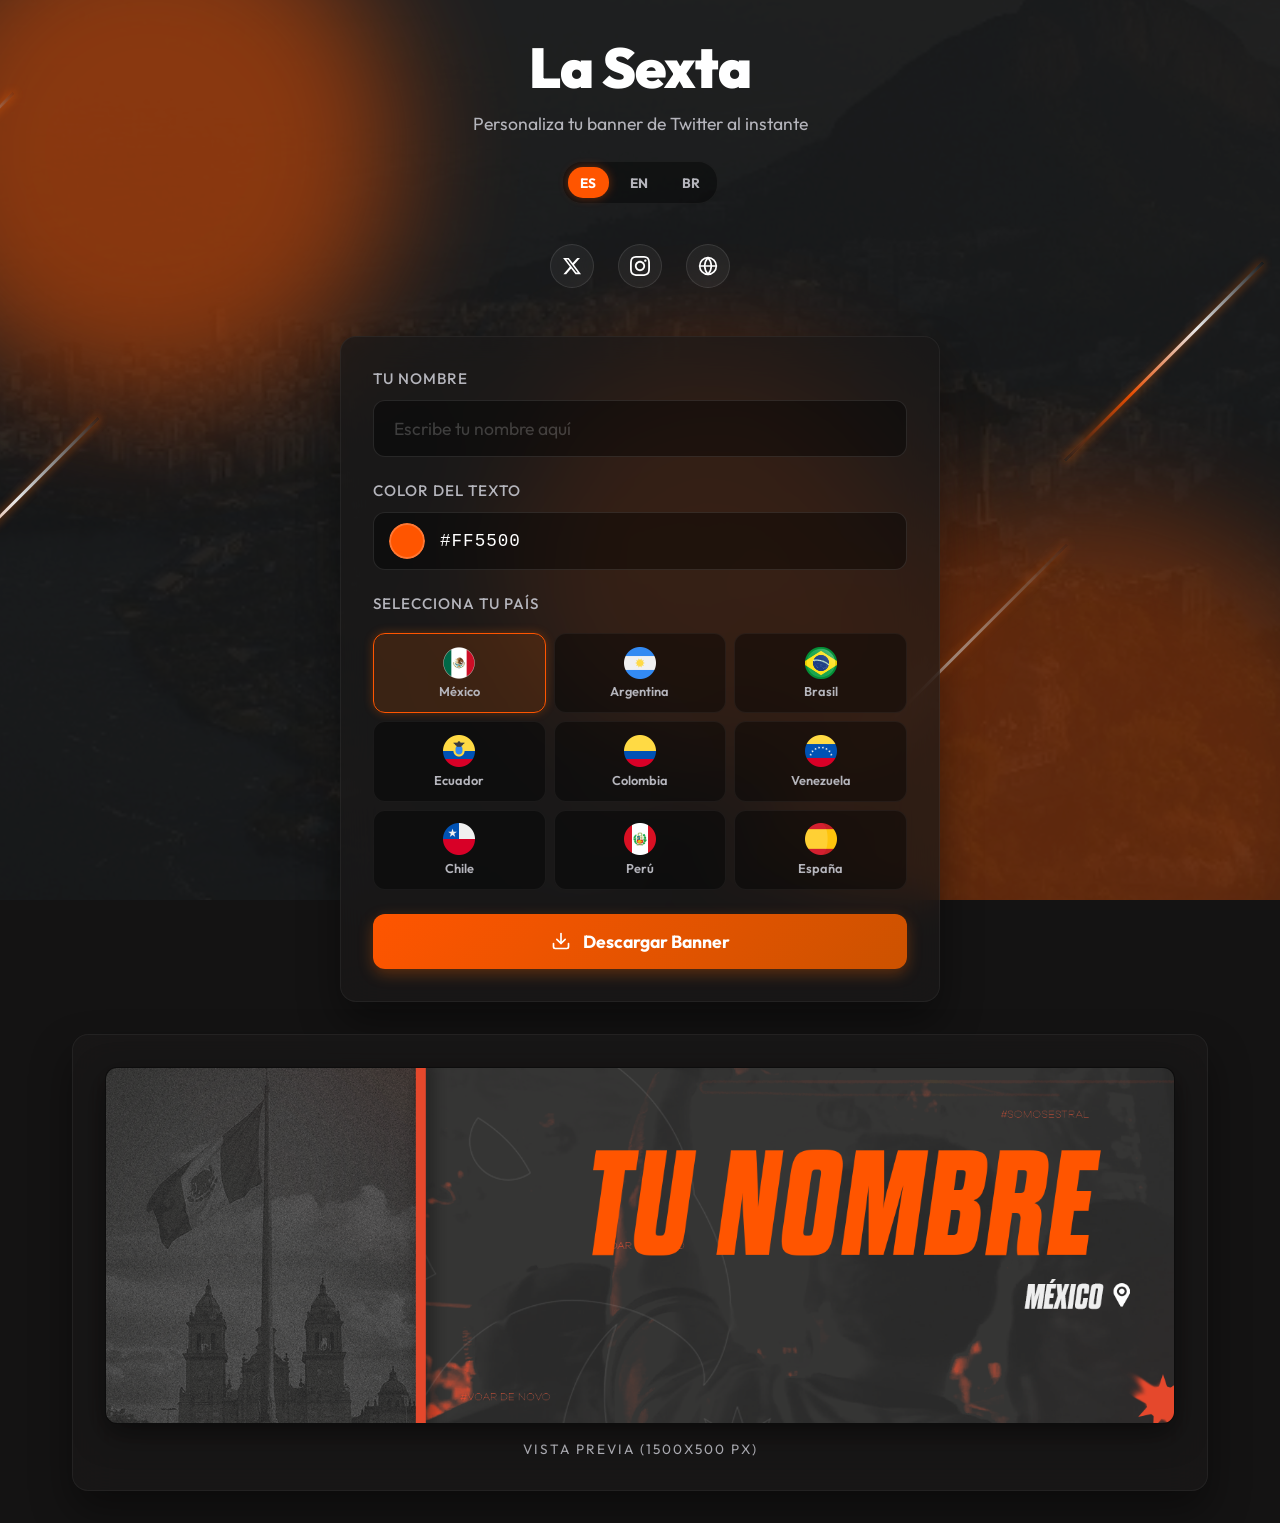
<file: index.html>
<!DOCTYPE html>
<html lang="es">

<head>
    <meta charset="UTF-8">
    <meta name="viewport" content="width=device-width, initial-scale=1.0">
    <meta name="description"
        content="Genera tu banner personalizado para Twitter con La Sexta. Diseño premium y descarga automática.">
    <title>La Sexta - Twitter Banner Generator</title>
    <link rel="preconnect" href="https://fonts.googleapis.com">
    <link rel="preconnect" href="https://fonts.gstatic.com" crossorigin>
    <link href="https://fonts.googleapis.com/css2?family=Anton&family=Outfit:wght@300;400;700;900&display=swap"
        rel="stylesheet">
    <link href="https://fonts.googleapis.com/css2?family=Knewave&display=swap" rel="stylesheet">
    <link rel="stylesheet" href="styles.css">
</head>

<body>
    <!-- Fondo animado: Destellos y líneas naranjas -->
    <div class="esports-bg">
        <!-- Destellos (Flares) -->
        <div class="flare flare-1"></div>
        <div class="flare flare-2"></div>
        <div class="flare flare-3"></div>

        <!-- Líneas en movimiento -->
        <div class="moving-line line-1"></div>
        <div class="moving-line line-2"></div>
        <div class="moving-line line-3"></div>
        <div class="moving-line line-4"></div>
        <div class="moving-line line-5"></div>
    </div>

    <div class="app-container">
        <header class="app-header">
            <a href="admin.html" style="text-decoration: none;">
                <h1 class="logo" id="siteTitle">La Sexta</h1>
            </a>
            <p class="subtitle" id="siteSubtitle" data-tr-es="Personaliza tu banner de Twitter al instante"
                data-tr-en="Customize your Twitter banner instantly"
                data-tr-br="Personalize seu banner do Twitter instantaneamente">Personaliza tu banner de Twitter al
                instante
            </p>

            <div class="header-controls">
                <div class="language-switcher">
                    <button class="lang-btn" onclick="window.setLanguage('es')">ES</button>
                    <button class="lang-btn" onclick="window.setLanguage('en')">EN</button>
                    <button class="lang-btn" onclick="window.setLanguage('br')">BR</button>
                </div>

                <div class="social-links" id="socialLinksContainer">
                    <a href="https://x.com/EST_LaSexta" id="iconX" class="social-icon" target="_blank"
                        aria-label="Twitter / X">
                        <svg viewBox="0 0 24 24" fill="currentColor">
                            <path
                                d="M18.244 2.25h3.308l-7.227 8.26 8.502 11.24H16.17l-5.214-6.817L4.99 21.75H1.68l7.73-8.835L1.254 2.25H8.08l4.713 6.231zm-1.161 17.52h1.833L7.084 4.126H5.117z" />
                        </svg>
                    </a>
                    <a href="https://www.instagram.com/estralesports/" id="iconIg" class="social-icon" target="_blank"
                        aria-label="Instagram">
                        <svg viewBox="0 0 24 24" fill="currentColor">
                            <path
                                d="M12 2.163c3.204 0 3.584.012 4.85.07 3.252.148 4.771 1.691 4.919 4.919.058 1.265.069 1.645.069 4.849 0 3.205-.012 3.584-.069 4.849-.149 3.225-1.664 4.771-4.919 4.919-1.266.058-1.644.07-4.85.07-3.204 0-3.584-.012-4.849-.07-3.26-.149-4.771-1.699-4.919-4.92-.058-1.265-.07-1.644-.07-4.849 0-3.204.013-3.583.07-4.849.149-3.227 1.664-4.771 4.919-4.919 1.266-.057 1.645-.069 4.849-.069zm0-2.163c-3.259 0-3.667.014-4.947.072-4.358.2-6.78 2.618-6.98 6.98-.059 1.281-.073 1.689-.073 4.948 0 3.259.014 3.668.072 4.948.2 4.358 2.618 6.78 6.98 6.98 1.281.058 1.689.072 4.948.072 3.259 0 3.668-.014 4.948-.072 4.354-.2 6.782-2.618 6.979-6.98.059-1.28.073-1.689.073-4.948 0-3.259-.014-3.667-.072-4.947-.196-4.354-2.617-6.78-6.979-6.98-1.281-.059-1.69-.073-4.949-.073zm0 5.838c-3.403 0-6.162 2.759-6.162 6.162s2.759 6.163 6.162 6.163 6.162-2.759 6.162-6.163c0-3.403-2.759-6.162-6.162-6.162zm0 10.162c-2.209 0-4-1.79-4-4 0-2.209 1.791-4 4-4s4 1.791 4 4c0 2.21-1.791 4-4 4zm6.406-11.845c-.796 0-1.441.645-1.441 1.44s.645 1.44 1.441 1.44c.795 0 1.439-.645 1.439-1.44s-.644-1.44-1.439-1.44z" />
                        </svg>
                    </a>
                    <a href="https://shop.estral.gg/" id="iconWeb" class="social-icon" target="_blank"
                        aria-label="Website">
                        <svg viewBox="0 0 24 24" fill="none" stroke="currentColor" stroke-width="2"
                            stroke-linecap="round" stroke-linejoin="round">
                            <circle cx="12" cy="12" r="10"></circle>
                            <line x1="2" y1="12" x2="22" y2="12"></line>
                            <path
                                d="M12 2a15.3 15.3 0 0 1 4 10 15.3 15.3 0 0 1-4 10 15.3 15.3 0 0 1-4-10 15.3 15.3 0 0 1 4-10z">
                            </path>
                        </svg>
                    </a>
                </div>
            </div>
        </header>

        <main class="main-content">
            <div class="controls-panel glass-panel">
                <div class="input-group">
                    <label for="nameInput" id="inputLabel" data-tr-es="Tu Nombre" data-tr-en="Your Name"
                        data-tr-br="Seu Nome">Tu Nombre</label>
                    <input type="text" id="nameInput" data-plc-es="Escribe tu nombre aquí"
                        data-plc-en="Type your name here" data-plc-br="Digite seu nome aqui"
                        placeholder="Escribe tu nombre aquí" autocomplete="off" maxlength="20">
                </div>

                <div class="input-group">
                    <label for="bannerColorPicker" data-tr-es="Color del Texto" data-tr-en="Text Color"
                        data-tr-br="Cor do Texto">Color del Texto</label>
                    <div class="color-picker-wrapper">
                        <input type="color" id="bannerColorPicker" value="#ff5500" class="custom-color-input">
                        <span class="color-hex-display" id="colorHexDisplay">#ff5500</span>
                    </div>
                </div>

                <div class="input-group">
                    <label id="countryLabel" data-tr-es="Selecciona tu País" data-tr-en="Select your Region"
                        data-tr-br="Selecione sua Região">Selecciona tu País</label>
                    <div class="country-selector">
                        <button class="country-btn active" data-country="mx">
                            <img src="icon_mx.png" alt="" class="flag-icon-img">
                            <span class="country-name" data-tr-es="México" data-tr-en="Mexico"
                                data-tr-br="México">México</span>
                        </button>
                        <button class="country-btn" data-country="ar">
                            <img src="icon_ar.png" alt="" class="flag-icon-img">
                            <span class="country-name" data-tr-es="Argentina" data-tr-en="Argentina"
                                data-tr-br="Argentina">Argentina</span>
                        </button>
                        <button class="country-btn" data-country="br">
                            <img src="icon_br.png" alt="" class="flag-icon-img">
                            <span class="country-name" data-tr-es="Brasil" data-tr-en="Brazil"
                                data-tr-br="Brasil">Brasil</span>
                        </button>
                        <button class="country-btn" data-country="ec">
                            <img src="icon_ec.png" alt="" class="flag-icon-img">
                            <span class="country-name" data-tr-es="Ecuador" data-tr-en="Ecuador"
                                data-tr-br="Equador">Ecuador</span>
                        </button>
                        <button class="country-btn" data-country="col">
                            <img src="icon_col.png" alt="" class="flag-icon-img">
                            <span class="country-name" data-tr-es="Colombia" data-tr-en="Colombia"
                                data-tr-br="Colômbia">Colombia</span>
                        </button>
                        <button class="country-btn" data-country="vzla">
                            <img src="icon_vzla.png" alt="" class="flag-icon-img">
                            <span class="country-name" data-tr-es="Venezuela" data-tr-en="Venezuela"
                                data-tr-br="Venezuela">Venezuela</span>
                        </button>
                        <button class="country-btn" data-country="cl">
                            <img src="icon_cl.png" alt="" class="flag-icon-img">
                            <span class="country-name" data-tr-es="Chile" data-tr-en="Chile"
                                data-tr-br="Chile">Chile</span>
                        </button>
                        <button class="country-btn" data-country="pe">
                            <img src="icon_pe.png" alt="" class="flag-icon-img">
                            <span class="country-name" data-tr-es="Perú" data-tr-en="Peru" data-tr-br="Peru">Perú</span>
                        </button>
                        <button class="country-btn" data-country="esp">
                            <img src="icon_esp.png" alt="" class="flag-icon-img">
                            <span class="country-name" data-tr-es="España" data-tr-en="Spain"
                                data-tr-br="Espanha">España</span>
                        </button>
                    </div>
                </div>

                <button id="downloadBtn" class="primary-btn">
                    <svg class="icon" xmlns="http://www.w3.org/2000/svg" viewBox="0 0 24 24" fill="none"
                        stroke="currentColor" stroke-width="2" stroke-linecap="round" stroke-linejoin="round">
                        <path d="M21 15v4a2 2 0 0 1-2 2H5a2 2 0 0 1-2-2v-4"></path>
                        <polyline points="7 10 12 15 17 10"></polyline>
                        <line x1="12" y1="15" x2="12" y2="3"></line>
                    </svg>
                    <span id="downloadBtnText" data-tr-es="Descargar Banner" data-tr-en="Download Banner"
                        data-tr-br="Baixar Banner">Descargar Banner</span>
                </button>
            </div>

            <div class="preview-panel glass-panel">
                <div class="canvas-wrapper">
                    <!-- El tamaño real en JS será 1500x500 -->
                    <canvas id="bannerCanvas"></canvas>
                </div>
                <div class="preview-label" id="previewLabel" data-tr-es="Vista Previa (1500x500 px)"
                    data-tr-en="Preview (1500x500 px)" data-tr-br="Pré-visualização (1500x500 px)">Vista Previa
                    (1500x500 px)</div>
            </div>
        </main>
    </div>

    <script src="main.js"></script>
</body>

</html>
</file>
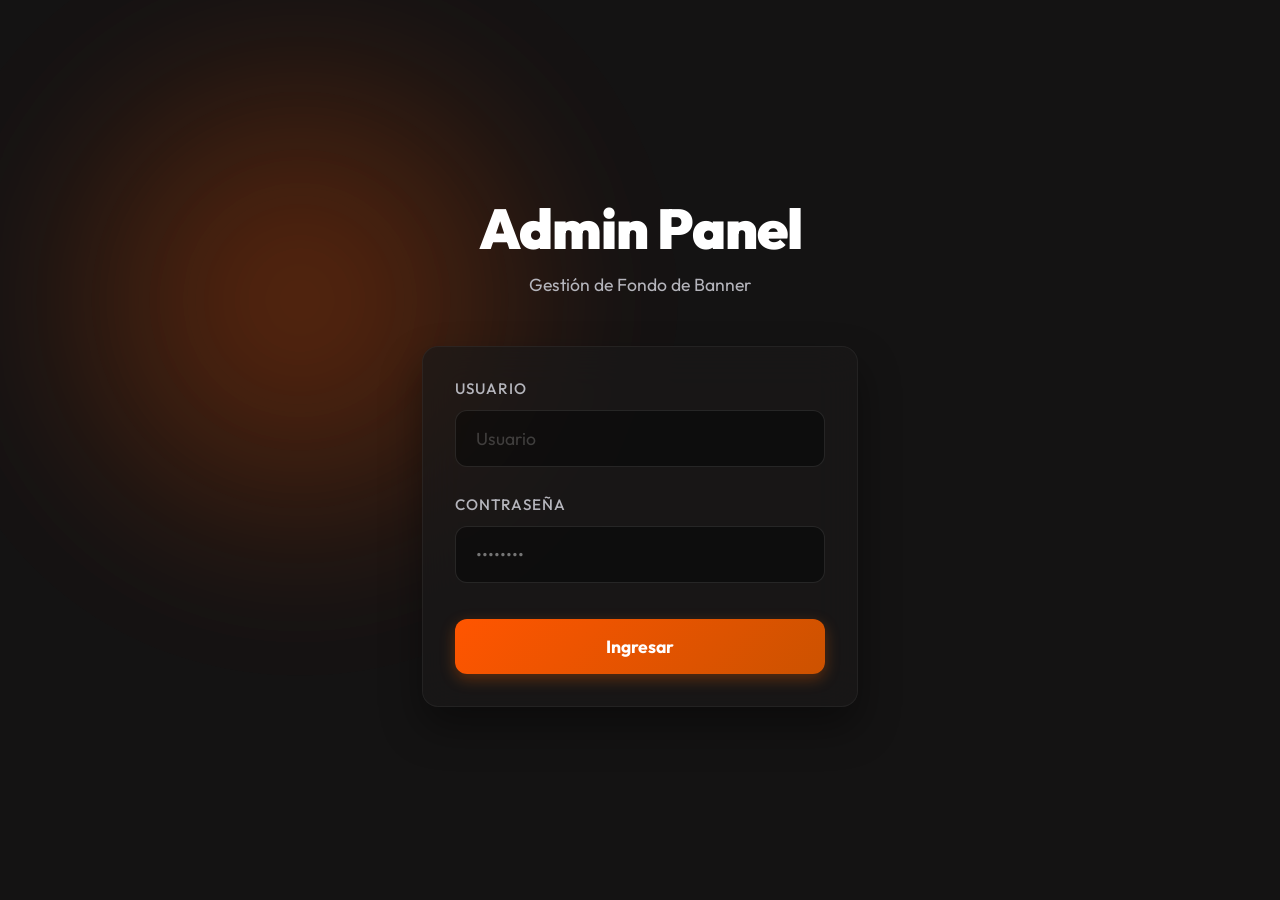
<file: admin.html>
<!DOCTYPE html>
<html lang="es">

<head>
    <meta charset="UTF-8">
    <meta name="viewport" content="width=device-width, initial-scale=1.0">
    <title>Dashboard - La Sexta Admin</title>
    <link href="https://fonts.googleapis.com/css2?family=Outfit:wght@300;400;700;900&display=swap" rel="stylesheet">
    <link rel="stylesheet" href="styles.css">
    <style>
        .admin-panel {
            max-width: 500px;
            margin: 0 auto;
        }

        .hidden {
            display: none !important;
        }

        .upload-area {
            border: 2px dashed rgba(255, 102, 0, 0.5);
            border-radius: var(--border-radius-md);
            padding: 2rem;
            text-align: center;
            cursor: pointer;
            transition: all 0.3s ease;
        }

        .upload-area:hover {
            background: rgba(255, 102, 0, 0.1);
            border-color: var(--color-primary);
        }

        .file-input {
            display: none;
        }

        .preview-image {
            max-width: 100%;
            border-radius: var(--border-radius-md);
            margin-top: 1rem;
            display: none;
        }

        .danger-btn {
            background: rgba(255, 50, 50, 0.2);
            color: #ff5555;
            border: 1px solid rgba(255, 50, 50, 0.4);
        }

        .danger-btn:hover {
            background: rgba(255, 50, 50, 0.4);
        }
    </style>
</head>

<body>
    <div class="background-effects">
        <div class="glow glow-1"></div>
        <div class="glow glow-2"></div>
    </div>

    <div class="app-container admin-panel">
        <header class="app-header">
            <h1 class="logo">Admin Panel</h1>
            <p class="subtitle">Gestión de Fondo de Banner</p>
        </header>

        <!-- Login Section -->
        <main id="loginSection" class="main-content">
            <div class="glass-panel">
                <form id="loginForm" class="input-group">
                    <label for="username">Usuario</label>
                    <input type="text" id="username" placeholder="Usuario" autocomplete="off" required>

                    <label for="password" style="margin-top: 1rem;">Contraseña</label>
                    <!-- Permitiendo tipo texto en CSS temporal -->
                    <input type="password" id="password" placeholder="••••••••"
                        style="width: 100%; padding: 1rem 1.25rem; background: rgba(0, 0, 0, 0.4); border: 1px solid rgba(255, 255, 255, 0.1); border-radius: 12px; color: white; font-size: 1.1rem; outline: none; transition: 0.3s;"
                        required>

                    <button type="submit" class="primary-btn" style="margin-top: 1.5rem;">Ingresar</button>
                    <p id="loginError" style="color: #ff5555; font-size: 0.9rem; text-align: center; margin-top: 1rem;"
                        class="hidden">Credenciales incorrectas.</p>
                </form>
            </div>
        </main>

        <!-- Dashboard Section -->
        <main id="dashboardSection" class="main-content hidden">
            <!-- Pestaña 1: Configuración de Fondo -->
            <div class="glass-panel" style="margin-bottom: 2rem;">
                <div class="input-group">
                    <h3>1. Fondo del Banner (1500x500 px)</h3>
                    <label class="upload-area" for="bgUpload">
                        <svg width="40" height="40" viewBox="0 0 24 24" fill="none" stroke="var(--color-primary)"
                            stroke-width="2" style="margin-bottom: 1rem;">
                            <path d="M21 15v4a2 2 0 0 1-2 2H5a2 2 0 0 1-2-2v-4"></path>
                            <polyline points="17 8 12 3 7 8"></polyline>
                            <line x1="12" y1="3" x2="12" y2="15"></line>
                        </svg>
                        <p>Haz clic para subir una nueva imagen</p>
                        <label class="upload-area" for="bgUpload">
                            <!-- ... (same svg) ... -->
                            <p>Fondo para el Banner</p>
                        </label>
                        <input type="file" id="bgUpload" class="file-input" accept="image/png, image/jpeg, image/jpg">
                        <img id="bgPreview" class="preview-image" alt="Vista previa del fondo del banner">
                        <button id="saveBgBtn" class="primary-btn hidden" style="margin-top: 1rem;">Guardar Fondo de
                            Banner</button>
                        <button id="resetBgBtn" class="primary-btn danger-btn" style="margin-top: 1rem;">Restaurar Fondo
                            Banner Original</button>

                        <hr style="border: 1px solid rgba(255,255,255,0.1); margin: 2rem 0;">

                        <h3>1B. Fondo de la Página Web (Opacidad 8%)</h3>
                        <p style="color: var(--color-text-sub); font-size: 0.9rem; margin-bottom: 1rem;">Reemplaza la
                            imagen de fondo tipo Brasil.</p>
                        <label class="upload-area" for="webBgUpload">
                            <p>Haz clic para subir fondo de la Web</p>
                        </label>
                        <input type="file" id="webBgUpload" class="file-input"
                            accept="image/png, image/jpeg, image/jpg">
                        <img id="webBgPreview" class="preview-image" alt="Vista previa del fondo de la web">
                        <button id="saveWebBgBtn" class="primary-btn hidden" style="margin-top: 1rem;">Guardar Fondo
                            Web</button>
                        <button id="resetWebBgBtn" class="primary-btn danger-btn" style="margin-top: 1rem;">Restaurar
                            Fondo Web Original</button>
                </div>
            </div>

            <!-- Pestaña 2: Configuración de Tema (Theme Builder) -->
            <div class="glass-panel">
                <div class="input-group">
                    <h3>2. Panel de Apariencia (Estilos y Textos)</h3>
                    <p style="color: var(--color-text-sub); font-size: 0.9rem; margin-bottom: 1.5rem;">Cualquier cambio
                        aquí se aplicará a toda la web y a los banners generados.</p>

                    <h4 style="margin-bottom: 0.5rem; color: var(--color-primary);">🎨 Colores Principales</h4>
                    <div
                        style="display: grid; grid-template-columns: repeat(auto-fit, minmax(200px, 1fr)); gap: 1rem; margin-bottom: 1.5rem;">
                        <div>
                            <label for="themeColorPrimary" style="font-size: 0.8rem;">Color Web Global
                                (Flares/Botones)</label>
                            <input type="color" id="themeColorPrimary" value="#ff5500"
                                style="width: 100%; height: 40px; cursor: pointer;">
                        </div>
                        <div>
                            <label for="themeTextShadow" style="font-size: 0.8rem;">Color Sombra Texto Banner</label>
                            <input type="color" id="themeTextShadow" value="#ff3200"
                                style="width: 100%; height: 40px; cursor: pointer;">
                        </div>
                        <div>
                            <label for="themeGradTop" style="font-size: 0.8rem;">Gradiente Letras Banner
                                (Arriba)</label>
                            <input type="color" id="themeGradTop" value="#ff9900"
                                style="width: 100%; height: 40px; cursor: pointer;">
                        </div>
                        <div>
                            <label for="themeGradMid" style="font-size: 0.8rem;">Gradiente Letras Banner (Medio)</label>
                            <input type="color" id="themeGradMid" value="#ff4400"
                                style="width: 100%; height: 40px; cursor: pointer;">
                        </div>
                        <div>
                            <label for="themeGradBot" style="font-size: 0.8rem;">Gradiente Letras Banner (Abajo)</label>
                            <input type="color" id="themeGradBot" value="#990000"
                                style="width: 100%; height: 40px; cursor: pointer;">
                        </div>
                        <div>
                            <label for="themeUITextColor" style="font-size: 0.8rem;">Color Textos de la Web</label>
                            <input type="color" id="themeUITextColor" value="#ffffff"
                                style="width: 100%; height: 40px; cursor: pointer;">
                        </div>
                        <div>
                            <label for="themeSiteTitleColor" style="font-size: 0.8rem;">Color Título Principal</label>
                            <input type="color" id="themeSiteTitleColor" value="#ffffff"
                                style="width: 100%; height: 40px; cursor: pointer;">
                        </div>
                    </div>

                    <h4 style="margin-bottom: 0.5rem; color: var(--color-primary);">📝 Textos Web y Logo</h4>

                    <div
                        style="background: rgba(0,0,0,0.3); padding: 1rem; border-radius: 8px; margin-bottom: 1rem; border: 1px solid var(--color-border);">
                        <label for="textSiteTitle"
                            style="font-size: 0.8rem; font-weight: bold; color: var(--color-primary);">Título (Oculto si
                            hay Logo)</label>
                        <input type="text" id="textSiteTitle" value="La Sexta" autocomplete="off"
                            style="margin-bottom: 1rem;">

                        <label for="logoUpload"
                            style="font-size: 0.8rem; font-weight: bold; color: var(--color-primary);">Sube un Logotipo
                            (.png transparente)</label>
                        <input type="file" id="logoUpload" accept="image/png"
                            style="width: 100%; padding: 0.5rem; background: rgba(255,255,255,0.05); color: white; border-radius: 4px; margin-bottom: 0.5rem;">
                        <img id="logoPreview" class="preview-image" alt="Vista preview del logo"
                            style="max-height: 80px; width: auto;">
                    </div>

                    <label for="textSiteSub" style="font-size: 0.8rem;">Subtítulo Encabezado</label>
                    <input type="text" id="textSiteSub" value="Personaliza tu banner de Twitter al instante"
                        autocomplete="off" style="margin-bottom: 0.5rem;">

                    <label for="textInputLabel" style="font-size: 0.8rem;">Etiqueta de Input</label>
                    <input type="text" id="textInputLabel" value="Tu Nombre" autocomplete="off"
                        style="margin-bottom: 0.5rem;">

                    <label for="textBtn" style="font-size: 0.8rem;">Texto Botón Descarga</label>
                    <input type="text" id="textBtn" value="Descargar Banner" autocomplete="off"
                        style="margin-bottom: 0.5rem;">

                    <h4 style="margin-bottom: 0.5rem; margin-top: 1rem; color: var(--color-primary);">🌐 Redes Sociales
                    </h4>
                    <p style="color: var(--color-text-sub); font-size: 0.8rem; margin-bottom: 1rem;">Deja en blanco el
                        campo
                        si quieres ocultar el ícono en la web.</p>
                    <div style="display: flex; flex-direction: column; gap: 0.5rem; margin-bottom: 1.5rem;">
                        <div>
                            <label for="linkX" style="font-size: 0.8rem;">URL de X / Twitter</label>
                            <input type="text" id="linkX" placeholder="https://x.com/tu_cuenta" autocomplete="off"
                                style="width: 100%;">
                        </div>
                        <div>
                            <label for="linkIg" style="font-size: 0.8rem;">URL de Instagram</label>
                            <input type="text" id="linkIg" placeholder="https://instagram.com/tu_cuenta"
                                autocomplete="off" style="width: 100%;">
                        </div>
                        <div>
                            <label for="linkWeb" style="font-size: 0.8rem;">URL de Página Web</label>
                            <input type="text" id="linkWeb" placeholder="https://www.tusitio.com" autocomplete="off"
                                style="width: 100%;">
                        </div>
                    </div>

                    <button id="saveThemeBtn" class="primary-btn"
                        style="margin-top: 1rem; background: #28a745; border-color: #28a745;">💾 Guardar Tema
                        Visual</button>
                    <button id="resetThemeBtn" class="primary-btn danger-btn" style="margin-top: 1rem;">Restaurar Textos
                        y Colores Originales</button>

                    <!-- Pestaña 3: Gestión de Usuarios (Solo Admin) -->
                    <div class="glass-panel hidden" id="userManagementPanel" style="margin-top: 2rem;">
                        <div class="input-group">
                            <h3>3. Gestión de Administradores</h3>
                            <p style="color: var(--color-text-sub); font-size: 0.9rem; margin-bottom: 1.5rem;">Añade
                                nuevos usuarios para darles acceso a este panel.</p>

                            <div
                                style="background: rgba(0,0,0,0.3); padding: 1.5rem; border-radius: 8px; border: 1px solid var(--color-border); margin-bottom: 1.5rem;">
                                <h4 style="color: var(--color-primary); margin-bottom: 1rem;">Agregar Nuevo Usuario</h4>

                                <label for="newUsername" style="font-size: 0.85rem;">Nombre de Usuario</label>
                                <input type="text" id="newUsername" placeholder="Ej: disenador_juan" autocomplete="off"
                                    style="margin-bottom: 1rem;">

                                <label for="newPassword" style="font-size: 0.85rem;">Contraseña</label>
                                <input type="text" id="newPassword" placeholder="Ej: pass123" autocomplete="off"
                                    style="margin-bottom: 1rem;">

                                <div style="display: flex; gap: 1rem; margin-bottom: 1rem; font-size: 0.85rem;">
                                    <label><input type="checkbox" id="permBg" checked> Cambiar Fondos</label>
                                    <label><input type="checkbox" id="permTheme" checked> Cambiar Apariencia</label>
                                </div>

                                <button id="createUserBtn" class="primary-btn"
                                    style="background: #28a745; border-color: #28a745; margin-top: 0.5rem;">➕ Crear
                                    Usuario</button>
                                <p id="userMsg" style="font-size: 0.85rem; margin-top: 1rem; color: #a4ffb0;"
                                    class="hidden"></p>
                            </div>

                            <h4 style="margin-bottom: 1rem; color: var(--color-text-main);">Usuarios Actuales</h4>
                            <div id="userListContainer" style="display: flex; flex-direction: column; gap: 0.5rem;">
                                <!-- User list will be injected here by JS -->
                            </div>
                        </div>
                    </div>

                    <a href="/"
                        style="color: var(--color-text-sub); text-align: center; margin-top: 2rem; display: block; text-decoration: none; font-size: 0.9rem;">
                        ← Volver al Generador
                    </a>
        </main>
    </div>

    <script src="admin.js"></script>
</body>

</html>
</file>
<file: styles.css>
@font-face {
    font-family: 'Overwave';
    font-style: normal;
    font-weight: 400;
    src: local('Overwave'), url('https://fonts.cdnfonts.com/s/53957/Overwave-AL6AL.woff') format('woff');
}

@font-face {
    font-family: 'DharmaGothic';
    font-style: italic;
    font-weight: 800;
    /* ExtraBold */
    src: local('Dharma Gothic E ExBold Italic'), url('./DHARMAGOTHICE-EXBOLDITALIC.TTF') format('truetype');
}

:root {
    --color-bg-base: #141313;
    --color-bg-panel: rgba(26, 25, 25, 0.7);
    --color-primary: #ff5500;
    --color-primary-rgb: 255, 85, 0;
    /* Base orange rgb for flares */
    --color-primary-glow: rgba(var(--color-primary-rgb), 0.4);
    --color-text-main: #ffffff;
    --color-text-sub: #b5b5bc;
    --color-border: rgba(255, 255, 255, 0.05);

    --font-main: 'Outfit', sans-serif;
    --border-radius-lg: 16px;
    --border-radius-md: 12px;
}

* {
    margin: 0;
    padding: 0;
    box-sizing: border-box;
    font-family: var(--font-main);
}

body {
    background-color: var(--color-bg-base);
    color: var(--color-text-main);
    min-height: 100vh;
    overflow-x: hidden;
    position: relative;
    display: flex;
    justify-content: center;
    align-items: center;
}

/* Background Effects */
.background-effects {
    position: fixed;
    top: 0;
    left: 0;
    width: 100vw;
    height: 100vh;
    z-index: -1;
    overflow: hidden;
}

.glow {
    position: absolute;
    width: 600px;
    height: 600px;
    background: radial-gradient(circle, var(--color-primary-glow) 0%, transparent 70%);
    filter: blur(80px);
    border-radius: 50%;
    opacity: 0.5;
}

/* --- ANIMATED BG ELEMENTS --- */
.esports-bg {
    position: fixed;
    top: 0;
    left: 0;
    width: 100vw;
    height: 100vh;
    z-index: -1;
    overflow: hidden;
    background-color: var(--color-bg-base);
}

.esports-bg::before {
    content: '';
    position: absolute;
    top: -50%;
    left: -50%;
    width: 200%;
    height: 200%;
    background-image: url('brazil_bg.jpg');
    background-size: cover;
    background-repeat: repeat;
    opacity: 0.08;
    z-index: 0;
    /* Detrás de las flares y líneas */
    animation: panBrazil 60s linear infinite;
}

@keyframes panBrazil {
    0% {
        transform: translate(0, 0);
    }

    100% {
        transform: translate(-10%, -10%);
    }
}

/* Flares */
.flare {
    position: absolute;
    border-radius: 50%;
    filter: blur(60px);
    /* Menos blur para que se vea más definido */
    opacity: 0.8;
    /* Más opacos */
    animation: floatFlare 8s infinite alternate ease-in-out;
    /* Más rápidos */
}

.flare-1 {
    width: 500px;
    height: 500px;
    background: rgba(var(--color-primary-rgb), 0.6);
    top: -100px;
    left: -100px;
    animation-delay: 0s;
}

.flare-2 {
    width: 600px;
    height: 600px;
    background: rgba(var(--color-primary-rgb), 0.4);
    bottom: -200px;
    right: -100px;
    animation-delay: -2s;
    animation-duration: 12s;
}

.flare-3 {
    width: 400px;
    height: 400px;
    background: rgba(var(--color-primary-rgb), 0.5);
    top: 40%;
    left: 40%;
    animation-delay: -5s;
    animation-duration: 10s;
}

@keyframes floatFlare {
    0% {
        transform: translate(0, 0) scale(1);
    }

    50% {
        transform: translate(150px, 80px) scale(1.3);
    }

    100% {
        transform: translate(-50px, -100px) scale(1.1);
    }
}

/* Moving Lines */
.moving-line {
    position: absolute;
    background: linear-gradient(90deg, transparent, rgba(var(--color-primary-rgb), 1), #ffffff, transparent);
    height: 3px;
    width: 250px;
    opacity: 0.9;
    transform: rotate(-45deg);
    animation: shootLine linear infinite;
    box-shadow: 0 0 10px rgba(255, 102, 0, 0.8);
    /* Glow effect on lines */
}

.line-1 {
    top: 20%;
    left: -200px;
    animation-duration: 4s;
    animation-delay: 0s;
}

.line-2 {
    top: 60%;
    left: -200px;
    animation-duration: 5s;
    animation-delay: 1.5s;
    width: 350px;
}

.line-3 {
    top: -10%;
    left: 30%;
    animation-duration: 3s;
    animation-delay: 2.5s;
    width: 150px;
}

.line-4 {
    top: 80%;
    left: 50%;
    animation-duration: 6s;
    animation-delay: 0.5s;
    width: 500px;
    opacity: 0.5;
}

.line-5 {
    top: 40%;
    left: 80%;
    animation-duration: 4.5s;
    animation-delay: 3.5s;
    width: 280px;
}

@keyframes shootLine {
    0% {
        transform: rotate(-45deg) translateX(-100vw);
    }

    100% {
        transform: rotate(-45deg) translateX(250vw);
    }
}

/* Adjust app-container to sit above background */
.app-container {
    position: relative;
    z-index: 10;
}

.glass-panel {
    background: rgba(26, 25, 25, 0.4);
    border: 1px solid rgba(255, 255, 255, 0.1);
    box-shadow: 0 20px 40px rgba(0, 0, 0, 0.6);
}

/* Container */
.app-container {
    width: 100%;
    max-width: 1200px;
    padding: 2rem;
    display: flex;
    flex-direction: column;
    gap: 2rem;
}

/* Header */
.app-header {
    text-align: center;
    margin-bottom: 1rem;
    animation: fadeInDown 0.8s ease-out;
}

.logo {
    font-size: 3.5rem;
    font-weight: 900;
    letter-spacing: -1px;
    color: var(--color-site-title, #ffffff);
    margin-bottom: 0.5rem;
}

.app-header p {
    color: var(--color-text-sub);
    font-size: 1.1rem;
    max-width: 500px;
    margin: 0 auto;
    line-height: 1.5;
}

/* Social Links */
.social-links {
    display: flex;
    justify-content: center;
    gap: 1.5rem;
    margin-top: 1.5rem;
}

.social-icon {
    display: flex;
    align-items: center;
    justify-content: center;
    width: 44px;
    height: 44px;
    background: rgba(255, 255, 255, 0.05);
    border: 1px solid rgba(255, 255, 255, 0.1);
    color: var(--color-text-main);
    border-radius: 50%;
    transition: all 0.3s ease;
    backdrop-filter: blur(10px);
    -webkit-backdrop-filter: blur(10px);
}

.social-icon svg {
    width: 20px;
    height: 20px;
}

.social-icon:hover {
    color: var(--color-primary);
    border-color: var(--color-primary);
    transform: translateY(-3px);
    box-shadow: 0 5px 15px rgba(255, 102, 0, 0.2);
    background: rgba(255, 102, 0, 0.1);
}

/* Form Panel */
.main-content {
    display: flex;
    flex-direction: column;
    gap: 2rem;
    align-items: center;
}

.glass-panel {
    background: var(--color-bg-panel);
    backdrop-filter: blur(20px);
    -webkit-backdrop-filter: blur(20px);
    border: 1px solid var(--color-border);
    border-radius: var(--border-radius-lg);
    padding: 2rem;
    width: 100%;
    box-shadow: 0 20px 40px rgba(0, 0, 0, 0.4);
    animation: fadeInUp 0.8s ease-out 0.2s both;
}

.controls-panel {
    max-width: 600px;
    display: flex;
    flex-direction: column;
    gap: 1.5rem;
}

.input-group {
    display: flex;
    flex-direction: column;
    gap: 0.75rem;
}

la.subtitle {
    font-size: 1.1rem;
    color: var(--color-text-sub);
    font-weight: 300;
}

.header-controls {
    display: flex;
    flex-direction: column;
    align-items: center;
    gap: 1rem;
    margin-top: 1.5rem;
}

.language-switcher {
    display: flex;
    gap: 0.5rem;
    background: rgba(0, 0, 0, 0.4);
    padding: 0.3rem;
    border-radius: 20px;
    border: 1px solid var(--color-border);
}

.lang-btn {
    background: transparent;
    border: none;
    color: var(--color-text-sub);
    padding: 0.4rem 0.8rem;
    border-radius: 15px;
    font-size: 0.85rem;
    font-weight: 700;
    cursor: pointer;
    transition: all 0.3s ease;
}

.lang-btn:hover {
    color: var(--color-text-main);
    background: rgba(255, 255, 255, 0.1);
}

.lang-btn.active {
    background: var(--color-primary);
    color: #fff;
    box-shadow: 0 0 10px var(--color-primary-glow);
}

label {
    font-size: 0.95rem;
    color: var(--color-text-sub);
    font-weight: 500;
    text-transform: uppercase;
    letter-spacing: 1px;
}

input[type="text"] {
    width: 100%;
    padding: 1rem 1.25rem;
    background: rgba(0, 0, 0, 0.4);
    border: 1px solid rgba(255, 255, 255, 0.1);
    border-radius: var(--border-radius-md);
    color: white;
    font-size: 1.1rem;
    transition: all 0.3s ease;
    outline: none;
}

input[type="text"]::placeholder {
    color: rgba(255, 255, 255, 0.2);
}

input[type="text"]:focus {
    border-color: var(--color-primary);
    box-shadow: 0 0 15px rgba(255, 85, 0, 0.2);
}

/* Custom Color Picker Styling */
.color-picker-wrapper {
    display: flex;
    align-items: center;
    gap: 15px;
    background: rgba(0, 0, 0, 0.4);
    padding: 10px 15px;
    border-radius: var(--border-radius-md);
    border: 1px solid rgba(255, 255, 255, 0.1);
    transition: all 0.3s ease;
}

.color-picker-wrapper:hover {
    border-color: rgba(255, 85, 0, 0.4);
}

.color-picker-wrapper:focus-within {
    border-color: var(--color-primary);
    box-shadow: 0 0 15px rgba(255, 85, 0, 0.2);
}

.custom-color-input {
    appearance: none;
    -webkit-appearance: none;
    -moz-appearance: none;
    width: 36px;
    height: 36px;
    border: none;
    border-radius: 50%;
    cursor: pointer;
    background: none;
    padding: 0;
}

.custom-color-input::-webkit-color-swatch-wrapper {
    padding: 0;
}

.custom-color-input::-webkit-color-swatch {
    border: 2px solid rgba(255, 255, 255, 0.2);
    border-radius: 50%;
    box-shadow: 0 0 10px rgba(0, 0, 0, 0.5);
    transition: transform 0.2s ease;
}

.custom-color-input:hover::-webkit-color-swatch {
    transform: scale(1.1);
}

.custom-color-input::-moz-color-swatch {
    border: 2px solid rgba(255, 255, 255, 0.2);
    border-radius: 50%;
    box-shadow: 0 0 10px rgba(0, 0, 0, 0.5);
}

.color-hex-display {
    font-family: monospace;
    font-size: 1.1rem;
    color: var(--color-text-main);
    letter-spacing: 1px;
    text-transform: uppercase;
}

/* --- COMPONENTES ESPECÍFICOS --- */

.country-selector {
    display: grid;
    grid-template-columns: repeat(3, 1fr);
    gap: 0.5rem;
    margin-top: 0.5rem;
}

.country-btn {
    display: flex;
    flex-direction: column;
    align-items: center;
    justify-content: center;
    gap: 0.3rem;
    background: rgba(0, 0, 0, 0.4);
    border: 1px solid var(--color-border);
    padding: 0.8rem 0.5rem;
    border-radius: 12px;
    cursor: pointer;
    transition: all 0.3s ease;
    color: var(--color-text-sub);
}

.country-btn:hover {
    background: rgba(255, 255, 255, 0.05);
    border-color: rgba(255, 255, 255, 0.2);
}

.country-btn.active {
    background: rgba(255, 102, 0, 0.15);
    /* Tint sutil primario */
    border-color: var(--color-primary);
    box-shadow: 0 0 10px rgba(255, 102, 0, 0.3);
}

.flag-icon-img {
    width: 32px;
    height: 32px;
    object-fit: contain;
    border-radius: 4px;
}

.country-name {
    font-size: 0.8rem;
    font-weight: 600;
}

/* Button */
.primary-btn {
    display: flex;
    align-items: center;
    justify-content: center;
    gap: 0.75rem;
    width: 100%;
    padding: 1rem 2rem;
    font-size: 1.1rem;
    font-weight: 700;
    color: #fff;
    background: linear-gradient(135deg, var(--color-primary) 0%, #cc5200 100%);
    border: none;
    border-radius: var(--border-radius-md);
    cursor: pointer;
    transition: all 0.3s ease;
    box-shadow: 0 5px 15px rgba(255, 102, 0, 0.3);
}

.primary-btn:hover {
    transform: translateY(-2px);
    box-shadow: 0 8px 25px rgba(255, 102, 0, 0.5);
    background: linear-gradient(135deg, #ff7a22 0%, #e65c00 100%);
}

.primary-btn:active {
    transform: translateY(1px);
}

.icon {
    width: 20px;
    height: 20px;
}

/* Canvas Area */
.preview-panel {
    display: flex;
    flex-direction: column;
    align-items: center;
    gap: 1rem;
    max-width: 100%;
}

.canvas-wrapper {
    width: 100%;
    /* Mantener relación de aspecto 1500:500 (3:1) */
    aspect-ratio: 3 / 1;
    border-radius: var(--border-radius-md);
    overflow: hidden;
    box-shadow: 0 10px 30px rgba(0, 0, 0, 0.5);
    border: 1px solid var(--color-border);
    position: relative;
    background: #000;
}

canvas {
    width: 100%;
    height: 100%;
    display: block;
}

.preview-label {
    color: var(--color-text-sub);
    font-size: 0.85rem;
    text-transform: uppercase;
    letter-spacing: 2px;
}

/* Keyframes */
@keyframes fadeInDown {
    from {
        opacity: 0;
        transform: translateY(-20px);
    }

    to {
        opacity: 1;
        transform: translateY(0);
    }
}

@keyframes fadeInUp {
    from {
        opacity: 0;
        transform: translateY(20px);
    }

    to {
        opacity: 1;
        transform: translateY(0);
    }
}

/* Responsive */
@media (max-width: 768px) {
    .app-container {
        padding: 1rem;
        gap: 1rem;
    }

    .logo {
        font-size: 2.5rem;
    }

    .glass-panel {
        padding: 1.5rem;
    }

    .controls-panel {
        gap: 1rem;
    }

    .social-links {
        gap: 1rem;
        margin-top: 1rem;
    }

    .social-icon {
        width: 38px;
        height: 38px;
    }

    .app-header p {
        font-size: 0.95rem;
    }

    .primary-btn {
        padding: 0.8rem 1.5rem;
        font-size: 1rem;
    }

    .header-controls {
        margin-top: 1rem;
    }
}

@media (max-width: 480px) {
    .logo {
        font-size: 2rem;
    }

    .color-picker-wrapper {
        flex-direction: column;
        align-items: stretch;
    }

    .custom-color-input {
        width: 100%;
    }

    .country-selector {
        gap: 0.3rem;
    }

    .country-btn {
        padding: 0.6rem 0.2rem;
    }

    .flag-icon-img {
        width: 24px;
        height: auto;
    }

    .country-name {
        font-size: 0.72rem;
    }
}
</file>
